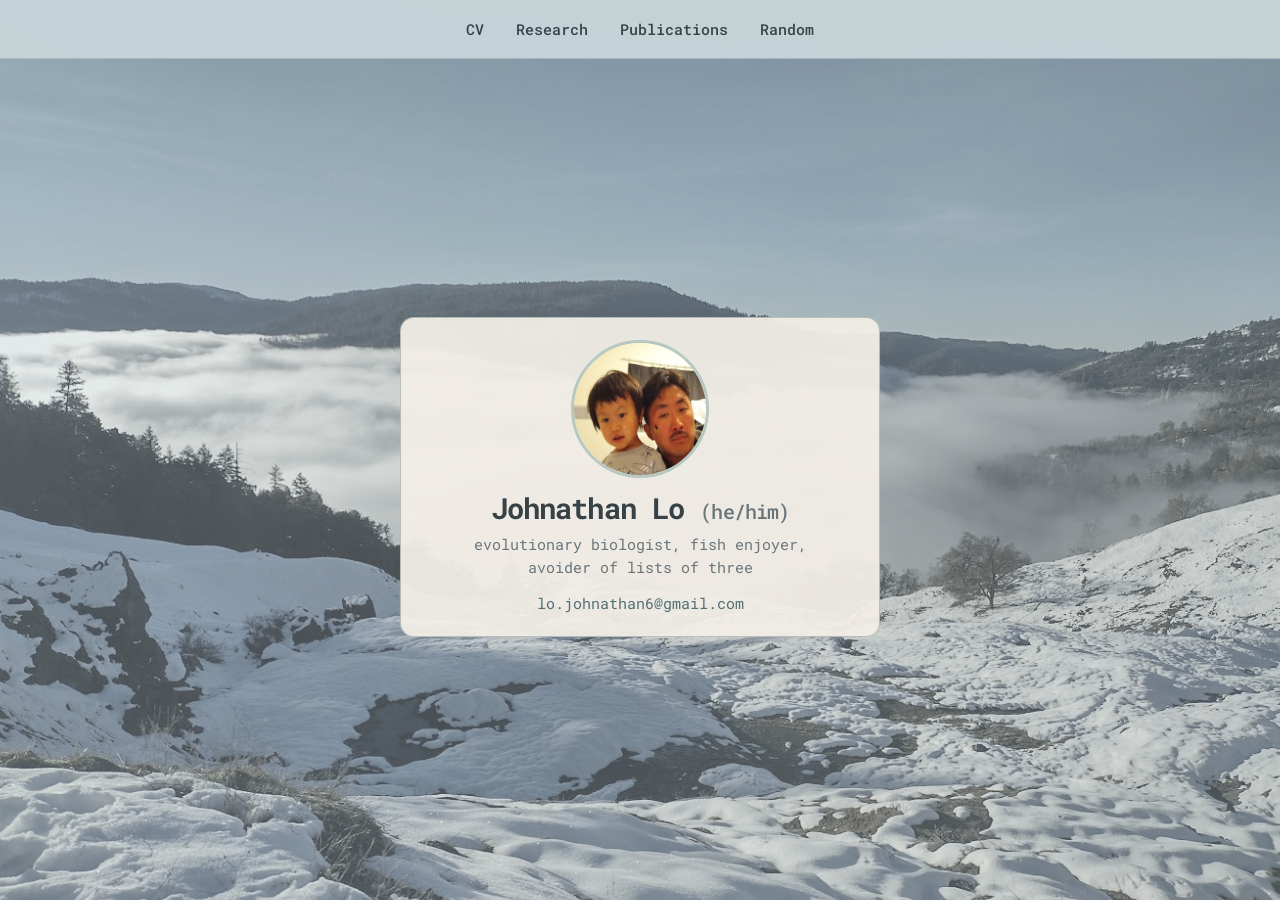
<file: index.html>
<!doctype html>
<html lang="en">
<head>
  <meta charset="utf-8">
  <meta name="viewport" content="width=device-width, initial-scale=1">
  <meta name="description" content="Personal website of Johnathan Lo.">
  <meta name="theme-color" content="#c7d5d9">
  <meta property="og:title" content="Johnathan Lo">
  <meta property="og:description" content="Personal website of Johnathan Lo.">
  <meta property="og:type" content="website">
  <title>Johnathan Lo</title>
  <link rel="icon" href="assets/favicon.svg?v=2" type="image/svg+xml">
  <link rel="stylesheet" href="styles.css?v=7">
</head>
<body class="landing-page">
  <a class="skip-link" href="#main">Skip to content</a>

  <header class="site-header landing-header">
    <div class="wrap nav-wrap nav-only">
      <nav class="nav" aria-label="Primary navigation">
        <a href="cv.html">CV</a>
        <a href="research.html">Research</a>
        <a href="publications.html">Publications</a>
        <a href="random.html">Random</a>
      </nav>
    </div>
  </header>

  <main id="main" class="landing-main">
    <section class="splash" aria-label="Johnathan Lo homepage">
      <div class="splash-backdrop" aria-hidden="true"></div>
      <div class="splash-overlay" aria-hidden="true"></div>
      <div class="wrap splash-wrap">
        <div class="profile-card profile-card-minimal">
          <img class="avatar" src="assets/johnathan-avatar.jpg?v=4" alt="Portrait of Johnathan Lo">
          <div class="name-line">
            <h1>Johnathan&nbsp;Lo <span class="pronouns-inline">(he/him)</span></h1>
          </div>
          <p class="front-blurb">evolutionary biologist, fish enjoyer,<br>avoider of lists of three</p>
          <p class="hero-contact"><a href="mailto:lo.johnathan6@gmail.com">lo.johnathan6@gmail.com</a></p>
        </div>
      </div>
    </section>
  </main>
</body>
</html>
</file>
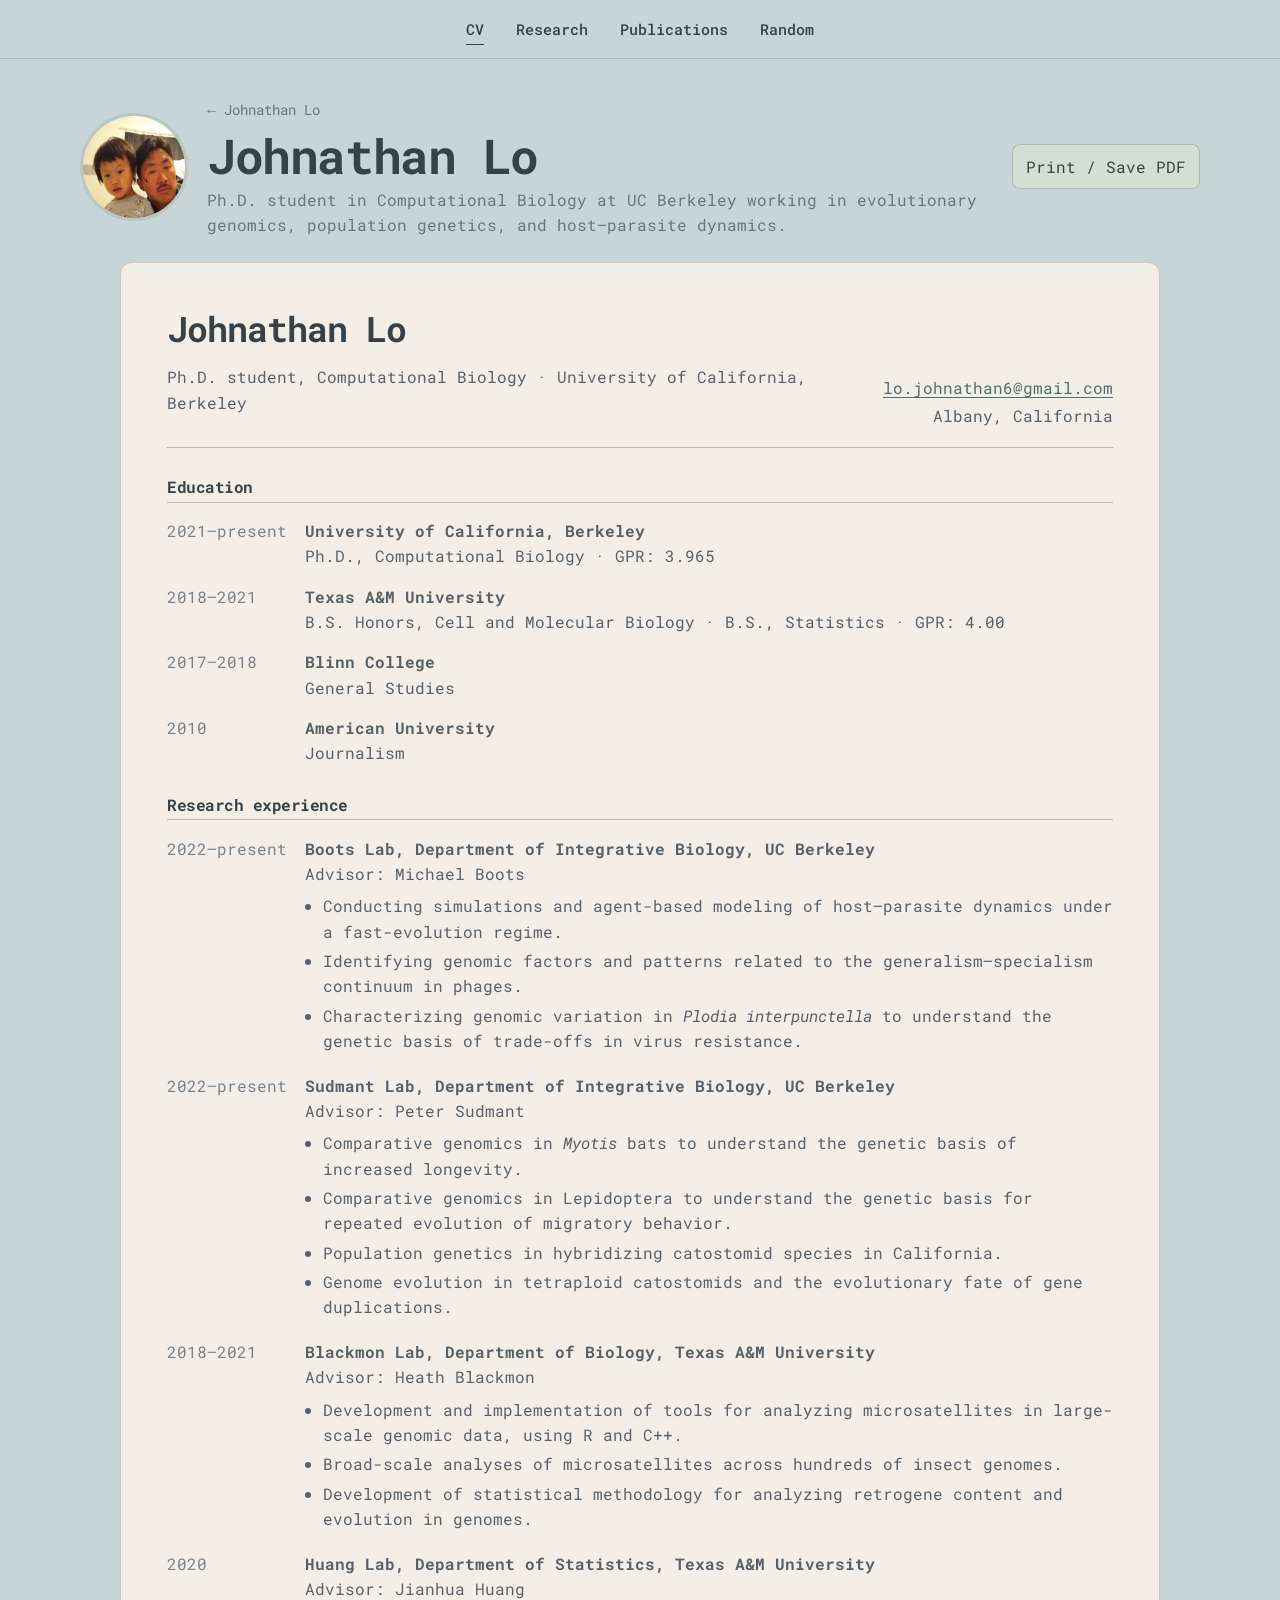
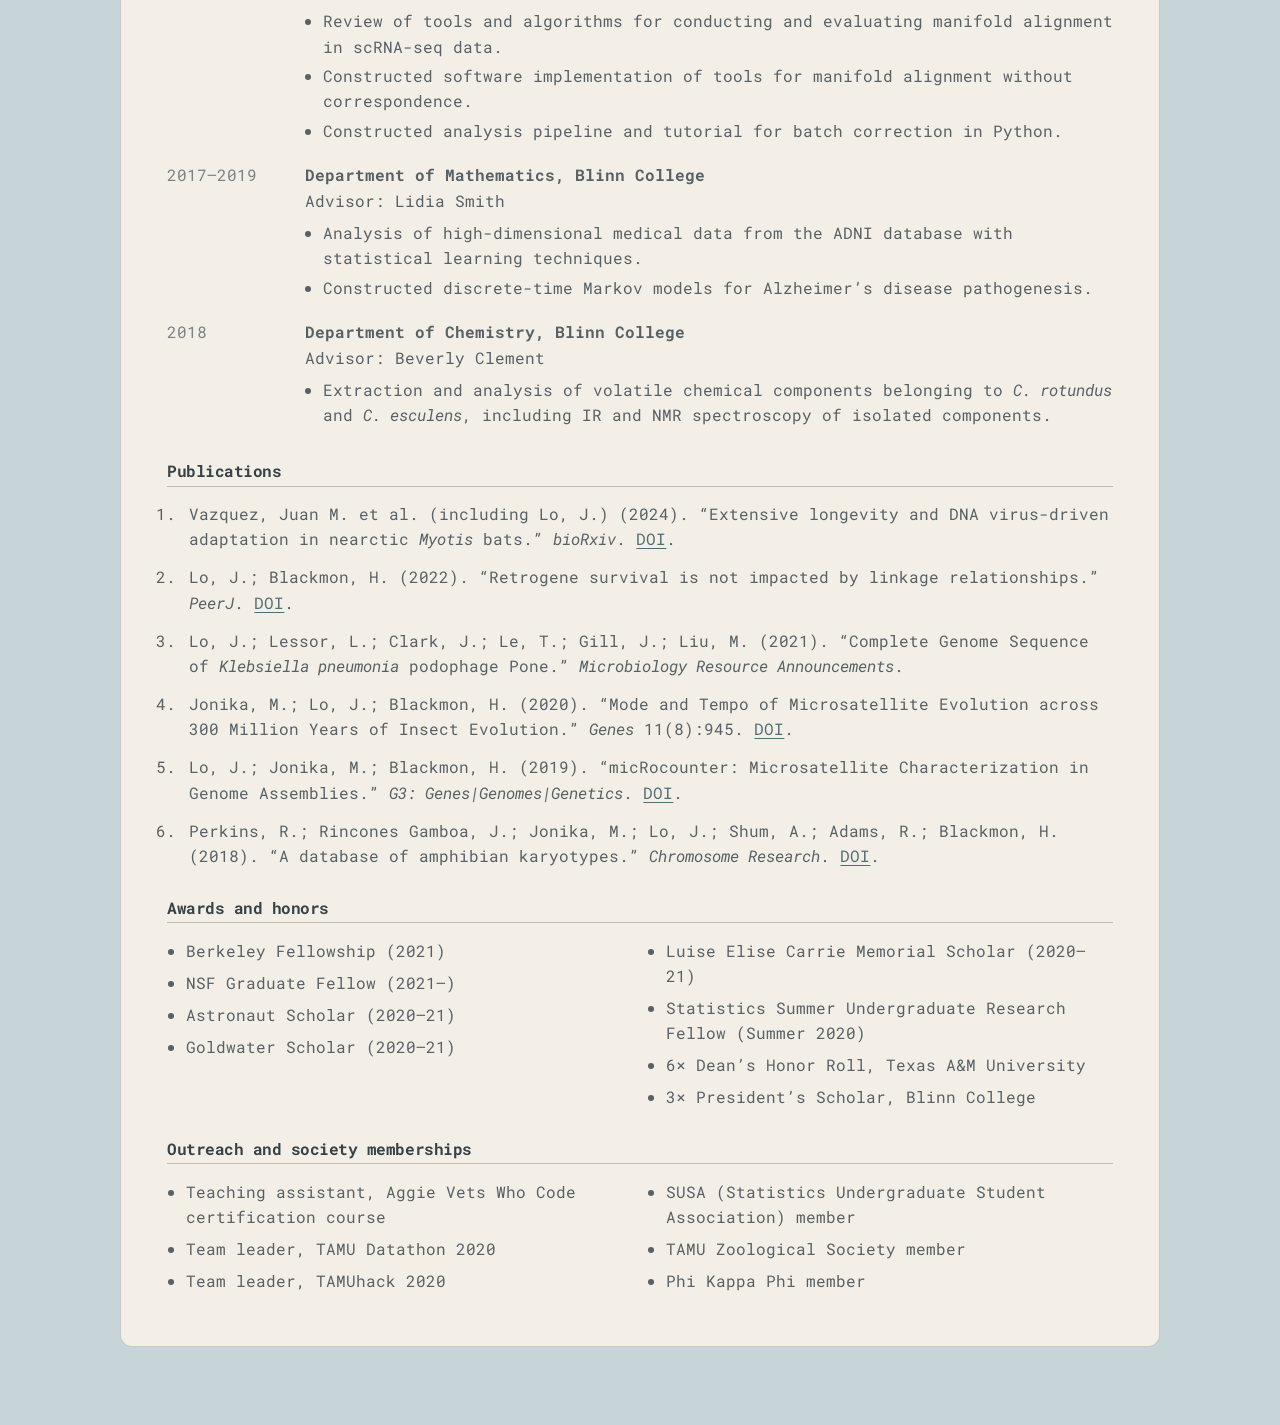
<file: cv.html>
<!doctype html>
<html lang="en">
<head>
  <meta charset="utf-8">
  <meta name="viewport" content="width=device-width, initial-scale=1">
  <meta name="description" content="Curriculum vitae of Johnathan Lo, computational biology Ph.D. student at UC Berkeley.">
  <title>CV | Johnathan Lo</title>
  <link rel="icon" href="assets/favicon.svg?v=2" type="image/svg+xml">
  <link rel="stylesheet" href="styles.css?v=7">
  <script src="script.js" defer></script>
</head>
<body class="cv-page">
  <a class="skip-link" href="#cv-main">Skip to CV</a>

  <header class="site-header">
    <div class="wrap nav-wrap nav-only">
      <nav class="nav" aria-label="Primary navigation">
        <a class="active" href="cv.html" aria-current="page">CV</a>
        <a href="research.html">Research</a>
        <a href="publications.html">Publications</a>
        <a href="random.html">Random</a>
      </nav>
    </div>
  </header>

  <main id="cv-main">
    <section class="cv-hero">
      <div class="wrap cv-hero-wrap">
        <img class="avatar avatar-small" src="assets/johnathan-avatar.jpg?v=4" alt="Portrait of Johnathan Lo">
        <div class="cv-hero-copy">
          <a class="home-link" href="index.html">← Johnathan Lo</a>
          <h1>Johnathan Lo</h1>
          <p class="hero-bio cv-bio">Ph.D. student in Computational Biology at UC Berkeley working in evolutionary genomics, population genetics, and host–parasite dynamics.</p>
        </div>
        <button class="button print-button no-print" type="button" onclick="window.print()">Print / Save PDF</button>
      </div>
    </section>

    <div class="cv-shell">
      <article class="cv-paper">
        <header class="cv-head">
          <div>
            <h2 class="cv-name">Johnathan Lo</h2>
            <p>Ph.D. student, Computational Biology · University of California, Berkeley</p>
          </div>
          <div class="cv-contact">
            <p><a href="mailto:lo.johnathan6@gmail.com">lo.johnathan6@gmail.com</a></p>
            <p>Albany, California</p>
          </div>
        </header>

        <section class="cv-section" id="education">
          <h3>Education</h3>

          <div class="cv-entry">
            <div class="cv-date">2021–present</div>
            <div>
              <strong>University of California, Berkeley</strong><br>
              Ph.D., Computational Biology · GPR: 3.965
            </div>
          </div>

          <div class="cv-entry">
            <div class="cv-date">2018–2021</div>
            <div>
              <strong>Texas A&amp;M University</strong><br>
              B.S. Honors, Cell and Molecular Biology · B.S., Statistics · GPR: 4.00
            </div>
          </div>

          <div class="cv-entry">
            <div class="cv-date">2017–2018</div>
            <div>
              <strong>Blinn College</strong><br>
              General Studies
            </div>
          </div>

          <div class="cv-entry">
            <div class="cv-date">2010</div>
            <div>
              <strong>American University</strong><br>
              Journalism
            </div>
          </div>
        </section>

        <section class="cv-section" id="research-experience">
          <h3>Research experience</h3>

          <div class="cv-entry">
            <div class="cv-date">2022–present</div>
            <div>
              <strong>Boots Lab, Department of Integrative Biology, UC Berkeley</strong><br>
              Advisor: Michael Boots
              <ul>
                <li>Conducting simulations and agent-based modeling of host–parasite dynamics under a fast-evolution regime.</li>
                <li>Identifying genomic factors and patterns related to the generalism–specialism continuum in phages.</li>
                <li>Characterizing genomic variation in <em>Plodia interpunctella</em> to understand the genetic basis of trade-offs in virus resistance.</li>
              </ul>
            </div>
          </div>

          <div class="cv-entry">
            <div class="cv-date">2022–present</div>
            <div>
              <strong>Sudmant Lab, Department of Integrative Biology, UC Berkeley</strong><br>
              Advisor: Peter Sudmant
              <ul>
                <li>Comparative genomics in <em>Myotis</em> bats to understand the genetic basis of increased longevity.</li>
                <li>Comparative genomics in Lepidoptera to understand the genetic basis for repeated evolution of migratory behavior.</li>
                <li>Population genetics in hybridizing catostomid species in California.</li>
                <li>Genome evolution in tetraploid catostomids and the evolutionary fate of gene duplications.</li>
              </ul>
            </div>
          </div>

          <div class="cv-entry">
            <div class="cv-date">2018–2021</div>
            <div>
              <strong>Blackmon Lab, Department of Biology, Texas A&amp;M University</strong><br>
              Advisor: Heath Blackmon
              <ul>
                <li>Development and implementation of tools for analyzing microsatellites in large-scale genomic data, using R and C++.</li>
                <li>Broad-scale analyses of microsatellites across hundreds of insect genomes.</li>
                <li>Development of statistical methodology for analyzing retrogene content and evolution in genomes.</li>
              </ul>
            </div>
          </div>

          <div class="cv-entry">
            <div class="cv-date">2020</div>
            <div>
              <strong>Huang Lab, Department of Statistics, Texas A&amp;M University</strong><br>
              Advisor: Jianhua Huang
              <ul>
                <li>Review of tools and algorithms for conducting and evaluating manifold alignment in scRNA-seq data.</li>
                <li>Constructed software implementation of tools for manifold alignment without correspondence.</li>
                <li>Constructed analysis pipeline and tutorial for batch correction in Python.</li>
              </ul>
            </div>
          </div>

          <div class="cv-entry">
            <div class="cv-date">2017–2019</div>
            <div>
              <strong>Department of Mathematics, Blinn College</strong><br>
              Advisor: Lidia Smith
              <ul>
                <li>Analysis of high-dimensional medical data from the ADNI database with statistical learning techniques.</li>
                <li>Constructed discrete-time Markov models for Alzheimer’s disease pathogenesis.</li>
              </ul>
            </div>
          </div>

          <div class="cv-entry">
            <div class="cv-date">2018</div>
            <div>
              <strong>Department of Chemistry, Blinn College</strong><br>
              Advisor: Beverly Clement
              <ul>
                <li>Extraction and analysis of volatile chemical components belonging to <em>C. rotundus</em> and <em>C. esculens</em>, including IR and NMR spectroscopy of isolated components.</li>
              </ul>
            </div>
          </div>
        </section>

        <section class="cv-section" id="publications">
          <h3>Publications</h3>
          <ol class="cv-pubs">
            <li>Vazquez, Juan M. et al. (including Lo, J.) (2024). “Extensive longevity and DNA virus-driven adaptation in nearctic <em>Myotis</em> bats.” <em>bioRxiv</em>. <a href="https://doi.org/10.1101/2024.10.10.617725">DOI</a>.</li>
            <li>Lo, J.; Blackmon, H. (2022). “Retrogene survival is not impacted by linkage relationships.” <em>PeerJ</em>. <a href="https://doi.org/10.7717/peerj.12822">DOI</a>.</li>
            <li>Lo, J.; Lessor, L.; Clark, J.; Le, T.; Gill, J.; Liu, M. (2021). “Complete Genome Sequence of <em>Klebsiella pneumonia</em> podophage Pone.” <em>Microbiology Resource Announcements</em>.</li>
            <li>Jonika, M.; Lo, J.; Blackmon, H. (2020). “Mode and Tempo of Microsatellite Evolution across 300 Million Years of Insect Evolution.” <em>Genes</em> 11(8):945. <a href="https://doi.org/10.3390/genes11080945">DOI</a>.</li>
            <li>Lo, J.; Jonika, M.; Blackmon, H. (2019). “micRocounter: Microsatellite Characterization in Genome Assemblies.” <em>G3: Genes|Genomes|Genetics</em>. <a href="https://doi.org/10.1534/g3.119.400335">DOI</a>.</li>
            <li>Perkins, R.; Rincones Gamboa, J.; Jonika, M.; Lo, J.; Shum, A.; Adams, R.; Blackmon, H. (2018). “A database of amphibian karyotypes.” <em>Chromosome Research</em>. <a href="https://doi.org/10.1007/s10577-019-09613-1">DOI</a>.</li>
          </ol>
        </section>

        <section class="cv-section" id="honors">
          <h3>Awards and honors</h3>
          <ul class="cv-simple-list">
            <li>Berkeley Fellowship (2021)</li>
            <li>NSF Graduate Fellow (2021–)</li>
            <li>Astronaut Scholar (2020–21)</li>
            <li>Goldwater Scholar (2020–21)</li>
            <li>Luise Elise Carrie Memorial Scholar (2020–21)</li>
            <li>Statistics Summer Undergraduate Research Fellow (Summer 2020)</li>
            <li>6× Dean’s Honor Roll, Texas A&amp;M University</li>
            <li>3× President’s Scholar, Blinn College</li>
          </ul>
        </section>

        <section class="cv-section" id="service">
          <h3>Outreach and society memberships</h3>
          <ul class="cv-simple-list">
            <li>Teaching assistant, Aggie Vets Who Code certification course</li>
            <li>Team leader, TAMU Datathon 2020</li>
            <li>Team leader, TAMUhack 2020</li>
            <li>SUSA (Statistics Undergraduate Student Association) member</li>
            <li>TAMU Zoological Society member</li>
            <li>Phi Kappa Phi member</li>
          </ul>
        </section>
      </article>
    </div>
  </main>
</body>
</html>
</file>
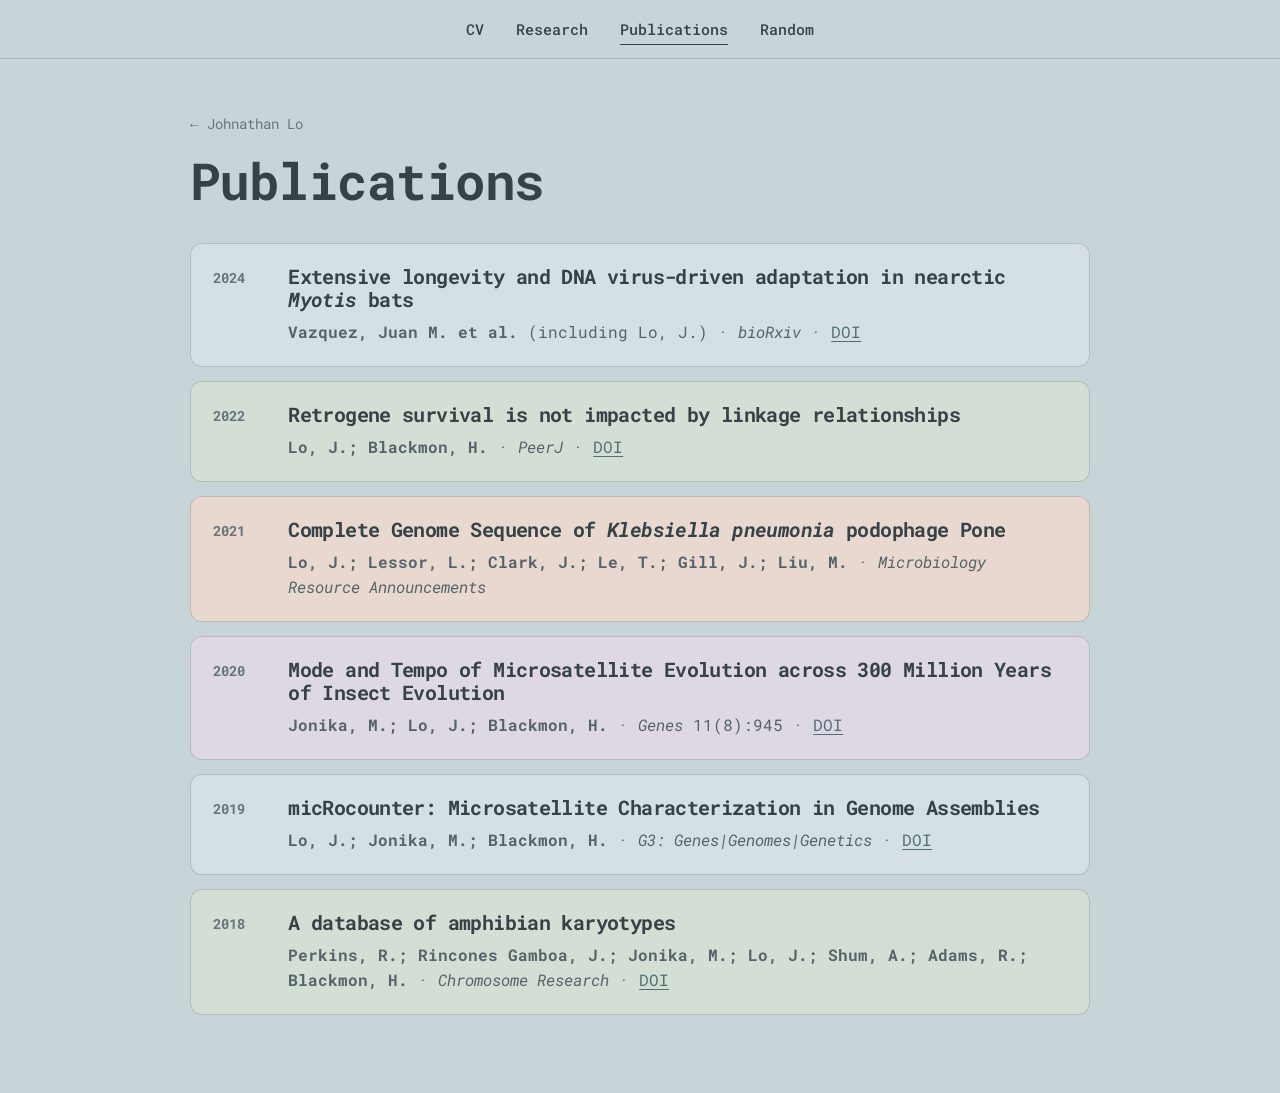
<file: publications.html>
<!doctype html>
<html lang="en">
<head>
  <meta charset="utf-8">
  <meta name="viewport" content="width=device-width, initial-scale=1">
  <meta name="description" content="Publications by Johnathan Lo.">
  <meta name="theme-color" content="#c7d5d9">
  <title>Publications | Johnathan Lo</title>
  <link rel="icon" href="assets/favicon.svg?v=2" type="image/svg+xml">
  <link rel="stylesheet" href="styles.css?v=7">
</head>
<body class="interior-page publications-page">
  <header class="site-header">
    <div class="wrap nav-wrap nav-only">
      <nav class="nav" aria-label="Primary navigation">
        <a href="cv.html">CV</a>
        <a href="research.html">Research</a>
        <a class="active" href="publications.html" aria-current="page">Publications</a>
        <a href="random.html">Random</a>
      </nav>
    </div>
  </header>

  <main class="interior-main">
    <section class="page-hero">
      <div class="wrap narrow">
        <a class="home-link" href="index.html">← Johnathan Lo</a>
        <h1>Publications</h1>
      </div>
    </section>

    <section class="content-section page-content">
      <div class="wrap narrow">
        <ol class="pub-stack">
          <li class="matte-panel pub-card tone-blue">
            <span class="year">2024</span>
            <div>
              <h2>Extensive longevity and DNA virus-driven adaptation in nearctic <em>Myotis</em> bats</h2>
              <p><strong>Vazquez, Juan M. et al.</strong> (including Lo, J.) · <em>bioRxiv</em> · <a href="https://doi.org/10.1101/2024.10.10.617725">DOI</a></p>
            </div>
          </li>
          <li class="matte-panel pub-card tone-sage">
            <span class="year">2022</span>
            <div>
              <h2>Retrogene survival is not impacted by linkage relationships</h2>
              <p><strong>Lo, J.; Blackmon, H.</strong> · <em>PeerJ</em> · <a href="https://doi.org/10.7717/peerj.12822">DOI</a></p>
            </div>
          </li>
          <li class="matte-panel pub-card tone-peach">
            <span class="year">2021</span>
            <div>
              <h2>Complete Genome Sequence of <em>Klebsiella pneumonia</em> podophage Pone</h2>
              <p><strong>Lo, J.; Lessor, L.; Clark, J.; Le, T.; Gill, J.; Liu, M.</strong> · <em>Microbiology Resource Announcements</em></p>
            </div>
          </li>
          <li class="matte-panel pub-card tone-lilac">
            <span class="year">2020</span>
            <div>
              <h2>Mode and Tempo of Microsatellite Evolution across 300 Million Years of Insect Evolution</h2>
              <p><strong>Jonika, M.; Lo, J.; Blackmon, H.</strong> · <em>Genes</em> 11(8):945 · <a href="https://doi.org/10.3390/genes11080945">DOI</a></p>
            </div>
          </li>
          <li class="matte-panel pub-card tone-blue">
            <span class="year">2019</span>
            <div>
              <h2>micRocounter: Microsatellite Characterization in Genome Assemblies</h2>
              <p><strong>Lo, J.; Jonika, M.; Blackmon, H.</strong> · <em>G3: Genes|Genomes|Genetics</em> · <a href="https://doi.org/10.1534/g3.119.400335">DOI</a></p>
            </div>
          </li>
          <li class="matte-panel pub-card tone-sage">
            <span class="year">2018</span>
            <div>
              <h2>A database of amphibian karyotypes</h2>
              <p><strong>Perkins, R.; Rincones Gamboa, J.; Jonika, M.; Lo, J.; Shum, A.; Adams, R.; Blackmon, H.</strong> · <em>Chromosome Research</em> · <a href="https://doi.org/10.1007/s10577-019-09613-1">DOI</a></p>
            </div>
          </li>
        </ol>
      </div>
    </section>
  </main>
</body>
</html>
</file>
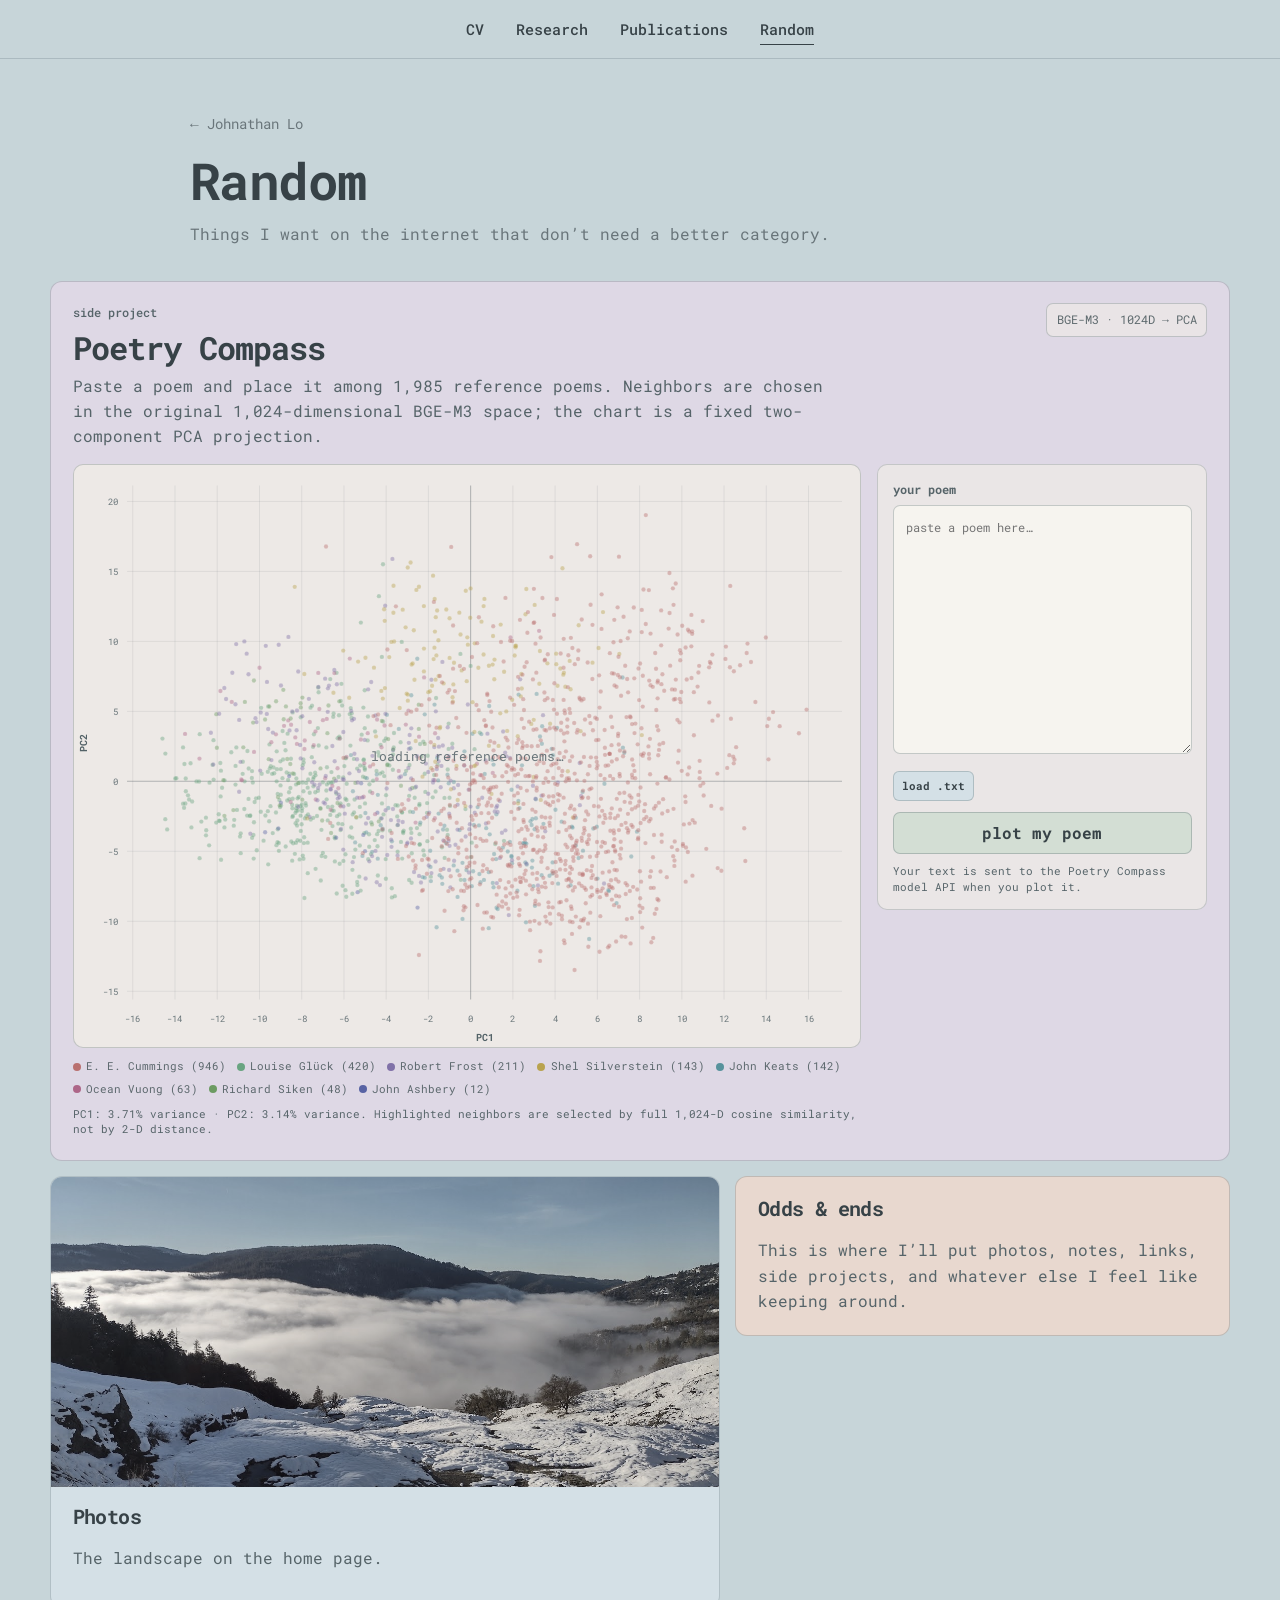
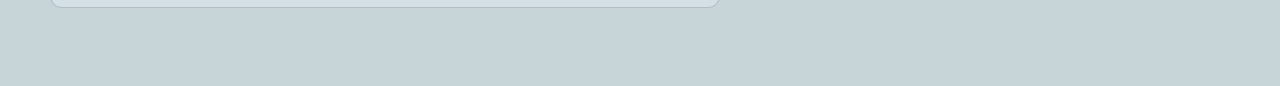
<file: random.html>
<!doctype html>
<html lang="en">
<head>
  <meta charset="utf-8">
  <meta name="viewport" content="width=device-width, initial-scale=1">
  <meta name="description" content="Random things from Johnathan Lo.">
  <meta name="theme-color" content="#c7d5d9">
  <title>Random | Johnathan Lo</title>
  <link rel="icon" href="assets/favicon.svg?v=2" type="image/svg+xml">
  <link rel="stylesheet" href="styles.css?v=8">
  <script src="script.js?v=8" defer></script>
</head>
<body class="interior-page random-page">
  <header class="site-header">
    <div class="wrap nav-wrap nav-only">
      <nav class="nav" aria-label="Primary navigation">
        <a href="cv.html">CV</a>
        <a href="research.html">Research</a>
        <a href="publications.html">Publications</a>
        <a class="active" href="random.html" aria-current="page">Random</a>
      </nav>
    </div>
  </header>

  <main class="interior-main">
    <section class="page-hero">
      <div class="wrap narrow">
        <a class="home-link" href="index.html">← Johnathan Lo</a>
        <h1>Random</h1>
        <p class="page-lede">Things I want on the internet that don’t need a better category.</p>
      </div>
    </section>

    <section class="content-section page-content">
      <div class="wrap random-wide">
        <article class="matte-panel tone-lilac poetry-compass-card" id="poetry-compass">
          <div class="compass-heading">
            <div>
              <p class="mini-kicker">side project</p>
              <h2>Poetry Compass</h2>
              <p>Paste a poem and place it among 1,985 reference poems. Neighbors are chosen in the original 1,024-dimensional BGE-M3 space; the chart is a fixed two-component PCA projection.</p>
            </div>
            <div class="compass-model-note">BGE-M3 · 1024D → PCA</div>
          </div>

          <div class="compass-layout">
            <div class="compass-plot-column">
              <div class="compass-plot-shell">
                <svg id="compass-plot" class="compass-plot" viewBox="0 0 920 680" role="img" aria-label="Scatter plot of reference poems in PCA space"></svg>
                <div id="compass-tooltip" class="compass-tooltip" role="status" aria-live="polite"></div>
                <div id="compass-loading" class="compass-loading">loading reference poems…</div>
              </div>
              <div id="compass-legend" class="compass-legend" aria-label="Author color legend"></div>
              <p class="compass-caption">PC1: 3.71% variance · PC2: 3.14% variance. Highlighted neighbors are selected by full 1,024-D cosine similarity, not by 2-D distance.</p>
            </div>

            <aside class="compass-sidebar">
              <form id="compass-form" class="compass-form">
                <label for="compass-text">your poem</label>
                <textarea id="compass-text" rows="12" maxlength="200000" placeholder="paste a poem here…" required></textarea>

                <div class="compass-file-row">
                  <label class="compass-file-label" for="compass-file">load .txt</label>
                  <input id="compass-file" type="file" accept=".txt,text/plain">
                  <span id="compass-file-name" class="compass-file-name"></span>
                </div>

                <button id="compass-submit" class="compass-submit" type="submit">plot my poem</button>
                <p id="compass-status" class="compass-status" aria-live="polite">Your text is sent to the Poetry Compass model API when you plot it.</p>
              </form>

              <div id="compass-results" class="compass-results" hidden>
                <section class="compass-result-section">
                  <h3>Author affinity</h3>
                  <p class="compass-result-note">Relative style affinity within this reference corpus, not authorship probability.</p>
                  <ol id="compass-affinity" class="affinity-list"></ol>
                </section>

                <section class="compass-result-section">
                  <h3>Closest poems</h3>
                  <ol id="compass-neighbors" class="neighbor-list"></ol>
                </section>
              </div>
            </aside>
          </div>
        </article>

        <div class="random-grid random-grid-after-compass">
          <article class="matte-panel image-card tone-blue">
            <img src="assets/splash-landscape.jpg" alt="Snowy mountain landscape above a valley full of clouds">
            <div class="card-body">
              <h2>Photos</h2>
              <p>The landscape on the home page.</p>
            </div>
          </article>

          <article class="matte-panel tone-peach random-note">
            <h2>Odds &amp; ends</h2>
            <p>This is where I’ll put photos, notes, links, side projects, and whatever else I feel like keeping around.</p>
          </article>
        </div>
      </div>
    </section>
  </main>
</body>
</html>
</file>
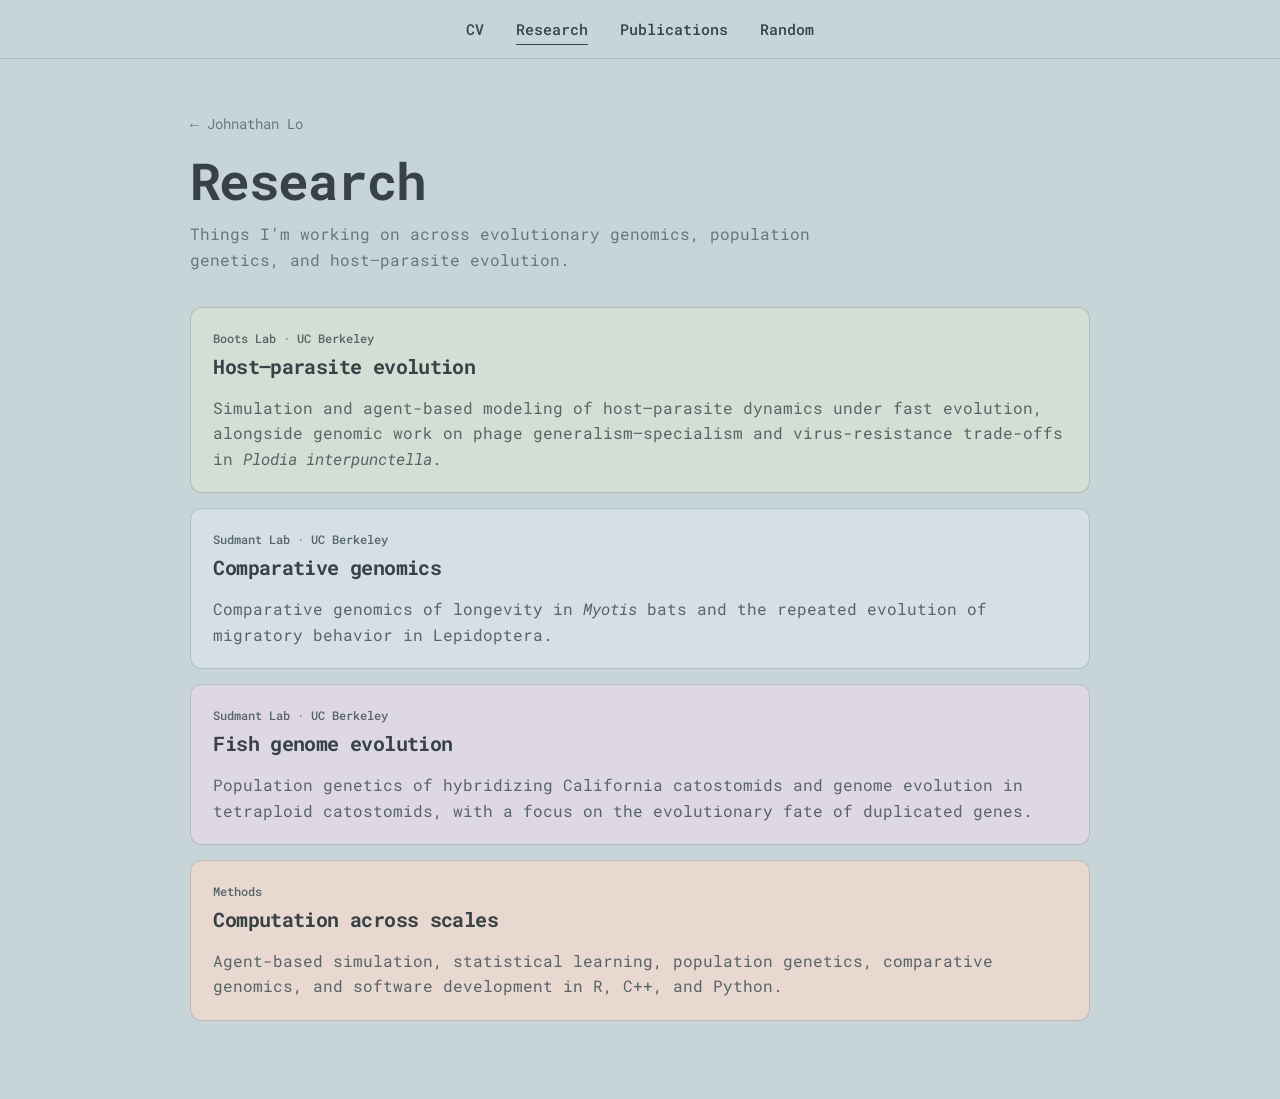
<file: research.html>
<!doctype html>
<html lang="en">
<head>
  <meta charset="utf-8">
  <meta name="viewport" content="width=device-width, initial-scale=1">
  <meta name="description" content="Research by Johnathan Lo.">
  <meta name="theme-color" content="#c7d5d9">
  <title>Research | Johnathan Lo</title>
  <link rel="icon" href="assets/favicon.svg?v=2" type="image/svg+xml">
  <link rel="stylesheet" href="styles.css?v=7">
</head>
<body class="interior-page research-page">
  <header class="site-header">
    <div class="wrap nav-wrap nav-only">
      <nav class="nav" aria-label="Primary navigation">
        <a href="cv.html">CV</a>
        <a class="active" href="research.html" aria-current="page">Research</a>
        <a href="publications.html">Publications</a>
        <a href="random.html">Random</a>
      </nav>
    </div>
  </header>

  <main class="interior-main">
    <section class="page-hero">
      <div class="wrap narrow">
        <a class="home-link" href="index.html">← Johnathan Lo</a>
        <h1>Research</h1>
        <p class="page-lede">Things I’m working on across evolutionary genomics, population genetics, and host–parasite evolution.</p>
      </div>
    </section>

    <section class="content-section page-content">
      <div class="wrap narrow">
        <div class="stack-cards">
          <article class="matte-panel tone-sage feature-card">
            <p class="mini-kicker">Boots Lab · UC Berkeley</p>
            <h2>Host–parasite evolution</h2>
            <p>Simulation and agent-based modeling of host–parasite dynamics under fast evolution, alongside genomic work on phage generalism–specialism and virus-resistance trade-offs in <em>Plodia interpunctella</em>.</p>
          </article>

          <article class="matte-panel tone-blue feature-card">
            <p class="mini-kicker">Sudmant Lab · UC Berkeley</p>
            <h2>Comparative genomics</h2>
            <p>Comparative genomics of longevity in <em>Myotis</em> bats and the repeated evolution of migratory behavior in Lepidoptera.</p>
          </article>

          <article class="matte-panel tone-lilac feature-card">
            <p class="mini-kicker">Sudmant Lab · UC Berkeley</p>
            <h2>Fish genome evolution</h2>
            <p>Population genetics of hybridizing California catostomids and genome evolution in tetraploid catostomids, with a focus on the evolutionary fate of duplicated genes.</p>
          </article>

          <article class="matte-panel tone-peach feature-card">
            <p class="mini-kicker">Methods</p>
            <h2>Computation across scales</h2>
            <p>Agent-based simulation, statistical learning, population genetics, comparative genomics, and software development in R, C++, and Python.</p>
          </article>
        </div>
      </div>
    </section>
  </main>
</body>
</html>
</file>
<file: styles.css>
@import url("https://fonts.googleapis.com/css2?family=Roboto+Mono:wght@400;500;700&display=swap");

:root {
  --sky: #c7d5d9;
  --sky-deep: #adbec4;
  --cream: #f3efe7;
  --sage: #d3ded4;
  --blue: #d4e0e6;
  --lilac: #ded8e5;
  --peach: #e8d8cf;
  --ink: #374247;
  --muted: #69757a;
  --line: #adbcc0;
  --link: #526e73;
  --max: 1120px;
}

* { box-sizing: border-box; }
html { scroll-behavior: smooth; }
body {
  margin: 0;
  min-height: 100vh;
  background: var(--sky);
  color: var(--ink);
  font-family: "Roboto Mono", "SFMono-Regular", Menlo, Consolas, "Liberation Mono", monospace;
  line-height: 1.58;
}

a { color: var(--link); text-underline-offset: .18em; }
a:hover { color: #3f5b60; }
img { max-width: 100%; display: block; }
button, input, textarea { font: inherit; }
.wrap { width: min(calc(100% - 36px), var(--max)); margin-inline: auto; }
.narrow { width: min(calc(100% - 36px), 900px); }

.skip-link {
  position: fixed;
  top: 8px;
  left: 8px;
  z-index: 1000;
  transform: translateY(-150%);
  background: var(--cream);
  color: var(--ink);
  padding: .55rem .8rem;
  border: 1px solid var(--line);
}
.skip-link:focus { transform: none; }

.site-header {
  position: fixed;
  inset: 0 0 auto 0;
  z-index: 30;
  background: rgba(199, 213, 217, .96);
  border-bottom: 1px solid rgba(73, 93, 100, .22);
}
.nav-wrap {
  min-height: 58px;
  display: flex;
  align-items: center;
  justify-content: center;
}
.nav {
  display: flex;
  align-items: center;
  justify-content: center;
  gap: clamp(.8rem, 3vw, 2rem);
  white-space: nowrap;
}
.nav a {
  color: var(--ink);
  text-decoration: none;
  font-size: .95rem;
  font-weight: 500;
  padding: .25rem 0 .2rem;
  border-bottom: 1px solid transparent;
}
.nav a:hover,
.nav a.active {
  border-bottom-color: var(--ink);
}

.landing-page {
  height: 100svh;
  overflow: hidden;
  background: var(--sky);
}
.landing-main,
.splash { height: 100svh; }
.splash {
  position: relative;
  overflow: hidden;
}
.splash-backdrop,
.splash-overlay {
  position: absolute;
  inset: 0;
}
.splash-backdrop {
  background-image: url('assets/splash-landscape.jpg');
  background-size: cover;
  background-position: center center;
  transform: scale(1.01);
  filter: saturate(.62) contrast(.88) brightness(1.08);
}
.splash-overlay {
  background: rgba(173, 193, 199, .34);
}
.splash-wrap {
  position: relative;
  z-index: 1;
  height: 100%;
  display: flex;
  align-items: center;
  justify-content: center;
  padding: 72px 0 18px;
}
.profile-card {
  width: min(calc(100vw - 36px), 480px);
  padding: 1.35rem 1.5rem 1.3rem;
  text-align: center;
  background: rgba(243, 239, 231, .94);
  border: 1px solid rgba(86, 105, 111, .36);
  border-radius: 14px;
}
.avatar {
  width: 138px;
  height: 138px;
  border-radius: 50%;
  object-fit: cover;
  object-position: center center;
  margin: 0 auto .9rem;
  border: 3px solid #b7c7c2;
}
.avatar-small {
  width: 108px;
  height: 108px;
  margin: 0;
}
.name-line {
  width: 100%;
  margin: 0 0 .5rem;
  text-align: center;
}
h1, h2, h3, h4 {
  font-family: "Roboto Mono", "SFMono-Regular", Menlo, Consolas, "Liberation Mono", monospace;
  letter-spacing: -.03em;
  line-height: 1.12;
}
.name-line h1 {
  display: inline-block;
  max-width: 100%;
  margin: 0;
  font-size: clamp(1.3rem, 4.2vw, 1.82rem);
  font-weight: 700;
  line-height: 1.1;
  white-space: nowrap !important;
  word-break: keep-all !important;
  overflow-wrap: normal !important;
  hyphens: none !important;
}
.pronouns-inline {
  font-size: .68em;
  font-weight: 500;
  color: var(--muted);
}
.front-blurb {
  margin: 0 0 .8rem;
  color: var(--muted);
  font-size: .93rem;
  line-height: 1.55;
}
.hero-contact {
  margin: 0;
  font-size: .92rem;
}
.hero-contact a { text-decoration: none; }

.interior-main,
.cv-page main { padding-top: 58px; }
.page-hero {
  padding: 52px 0 18px;
}
.page-hero h1 {
  margin: 0;
  font-size: clamp(2rem, 5vw, 3.2rem);
  font-weight: 700;
}
.page-lede {
  max-width: 680px;
  margin: .75rem 0 0;
  color: var(--muted);
  font-size: 1.02rem;
}
.home-link {
  display: inline-block;
  margin-bottom: 1rem;
  color: var(--muted);
  text-decoration: none;
  font-size: .9rem;
}
.home-link:hover { color: var(--ink); }
.content-section {
  padding: 16px 0 78px;
}
.stack-cards,
.pub-stack {
  display: grid;
  gap: .9rem;
  list-style: none;
  padding: 0;
  margin: 0;
}
.matte-panel,
.glass-card {
  border: 1px solid rgba(78, 96, 102, .26);
  border-radius: 12px;
  padding: 1.35rem 1.4rem;
  box-shadow: none;
}
.tone-sage { background: var(--sage); }
.tone-blue { background: var(--blue); }
.tone-lilac { background: var(--lilac); }
.tone-peach { background: var(--peach); }
.feature-card h2,
.pub-card h2,
.image-card h2,
.random-note h2 {
  margin: 0 0 .45rem;
  font-size: 1.28rem;
  font-weight: 700;
}
.feature-card p:last-child,
.pub-card p:last-child,
.random-note p:last-child { margin-bottom: 0; }
.matte-panel p,
.glass-card p { color: #566469; }
.mini-kicker {
  margin: 0 0 .45rem;
  color: #5b6d70;
  font-size: .78rem;
  font-weight: 500;
}
.pub-card {
  display: grid;
  grid-template-columns: 58px 1fr;
  gap: 1.05rem;
  align-items: start;
}
.year {
  color: #667579;
  font-size: .9rem;
  font-weight: 700;
  padding-top: .08rem;
}
.pub-card p { margin: .15rem 0 0; }
.random-grid {
  display: grid;
  grid-template-columns: 1.15fr .85fr;
  gap: .9rem;
  align-items: start;
}
.image-card {
  overflow: hidden;
  padding: 0;
}
.image-card img {
  width: 100%;
  height: 310px;
  object-fit: cover;
  filter: saturate(.68) contrast(.9) brightness(1.03);
}
.card-body { padding: 1.2rem 1.35rem 1.3rem; }

.cv-hero { padding: 38px 0 8px; }
.cv-hero-wrap {
  display: grid;
  grid-template-columns: auto 1fr auto;
  gap: 1.2rem;
  align-items: center;
}
.cv-hero-copy .home-link { margin-bottom: .45rem; }
.cv-hero-copy h1 {
  margin: 0 0 .35rem;
  font-size: clamp(2rem, 4.5vw, 3rem);
  font-weight: 700;
  white-space: nowrap;
}
.hero-bio {
  margin: 0;
  color: var(--muted);
  font-size: .98rem;
}
.print-button {
  display: inline-flex;
  align-items: center;
  justify-content: center;
  min-height: 40px;
  padding: .55rem .8rem;
  border-radius: 8px;
  color: var(--ink);
  background: var(--sage);
  border: 1px solid rgba(78, 96, 102, .28);
  cursor: pointer;
  white-space: nowrap;
}
.print-button:hover { background: #c8d6cb; }
.cv-shell {
  width: min(calc(100% - 36px), 1040px);
  margin: 0 auto;
  padding: 16px 0 78px;
}
.cv-paper {
  background: var(--cream);
  border: 1px solid rgba(78, 96, 102, .26);
  padding: clamp(24px, 4vw, 46px);
  border-radius: 12px;
}
.cv-head {
  display: flex;
  align-items: end;
  justify-content: space-between;
  gap: 2rem;
  padding-bottom: 1rem;
  border-bottom: 1px solid #b8b6ae;
}
.cv-name {
  margin: 0 0 .25rem;
  font-size: clamp(1.65rem, 4vw, 2.2rem);
  font-weight: 700;
}
.cv-head p,
.cv-entry,
.cv-entry li,
.cv-pubs li,
.cv-simple-list li { color: #586166; }
.cv-contact { text-align: right; }
.cv-contact p { margin: .15rem 0; }
.cv-section { margin-top: 1.9rem; }
.cv-section h3 {
  margin: 0 0 .9rem;
  padding-bottom: .35rem;
  border-bottom: 1px solid #c0bdb5;
  font-size: 1rem;
}
.cv-entry {
  display: grid;
  grid-template-columns: 120px 1fr;
  gap: 1.1rem;
  margin: .95rem 0;
}
.cv-date { color: #788287; font-variant-numeric: tabular-nums; }
.cv-entry ul { margin: .45rem 0 0; padding-left: 1.15rem; }
.cv-entry li { margin: .26rem 0; }
.cv-pubs { margin: 0; padding-left: 1.2rem; }
.cv-pubs li { margin: .8rem 0; padding-left: .2rem; }
.cv-simple-list { columns: 2; gap: 2rem; padding-left: 1.2rem; margin: 0; }
.cv-simple-list li { break-inside: avoid; margin-bottom: .42rem; }

@media (max-width: 900px) {
  .cv-hero-wrap,
  .random-grid { grid-template-columns: 1fr; }
  .cv-hero-wrap { justify-items: start; }
}

@media (max-width: 720px) {
  .nav { gap: .85rem; }
  .nav a { font-size: .88rem; }
  .splash-wrap { padding-top: 66px; }
  .profile-card { width: min(calc(100vw - 28px), 390px); padding: 1.2rem 1.2rem 1.15rem; }
  .avatar { width: 128px; height: 128px; }
  .name-line h1 { font-size: clamp(1.18rem, 4vw, 1.55rem); }
  .front-blurb { font-size: .88rem; }
  .pub-card,
  .cv-entry { grid-template-columns: 1fr; }
  .cv-head { flex-direction: column; align-items: flex-start; }
  .cv-contact { text-align: left; }
  .cv-simple-list { columns: 1; }
}

@media (max-width: 430px) {
  .wrap, .narrow, .cv-shell { width: min(calc(100% - 20px), var(--max)); }
  .nav { gap: .62rem; }
  .nav a { font-size: .77rem; }
  .profile-card { width: min(calc(100vw - 20px), 360px); padding: 1rem .9rem 1.05rem; }
  .avatar { width: 116px; height: 116px; }
  .name-line h1 { font-size: clamp(1.02rem, 3.9vw, 1.28rem); }
  .pronouns-inline { font-size: .7em; }
  .front-blurb { font-size: .84rem; }
  .hero-contact { font-size: .82rem; }
}

@media (max-width: 340px) {
  .nav { gap: .45rem; }
  .nav a { font-size: .7rem; }
  .name-line h1 { font-size: .94rem; }
}

@media (max-height: 630px) {
  .splash-wrap { padding-top: 62px; }
  .profile-card { padding-top: .85rem; padding-bottom: .85rem; }
  .avatar { width: 104px; height: 104px; margin-bottom: .65rem; }
  .name-line { margin-bottom: .38rem; }
  .name-line h1 { font-size: clamp(1.0rem, 3.6vw, 1.28rem); }
  .front-blurb { margin-bottom: .55rem; font-size: .84rem; }
}

@media print {
  :root { --ink: #000; --muted: #222; }
  body { background: #fff; color: #000; font-size: 10.2pt; line-height: 1.35; }
  .no-print, .site-header, .cv-hero { display: none !important; }
  .cv-page main { padding-top: 0; }
  .cv-shell { width: 100%; padding: 0; }
  .cv-paper { padding: 0; background: #fff; color: #000; border: 0; border-radius: 0; }
  .cv-name, .cv-section h3, .cv-head p, .cv-entry, .cv-entry li, .cv-pubs li, .cv-simple-list li, a { color: #000; text-decoration: none; }
  .cv-head { border-bottom: 1px solid #000; padding-bottom: .7rem; }
  .cv-section { margin-top: .95rem; }
  .cv-section h3 { border-bottom: 1px solid #000; padding-bottom: .25rem; margin-bottom: .7rem; }
  .cv-entry { grid-template-columns: 92px 1fr; gap: .65rem; margin: .55rem 0; }
  .cv-entry ul { margin-top: .2rem; }
  .cv-pubs li { margin: .55rem 0; }
  @page { size: letter; margin: .55in; }
}

/* Poetry Compass --------------------------------------------------------- */
.random-wide {
  width: min(calc(100% - 36px), 1180px);
}
.random-grid-after-compass { margin-top: .9rem; }
.poetry-compass-card {
  padding: 1.3rem 1.35rem 1.4rem;
  background: #ded8e5;
}
.compass-heading {
  display: flex;
  align-items: flex-start;
  justify-content: space-between;
  gap: 1.5rem;
  margin-bottom: 1rem;
}
.compass-heading h2 {
  margin: 0 0 .45rem;
  font-size: clamp(1.45rem, 3vw, 2rem);
}
.compass-heading p:not(.mini-kicker) {
  max-width: 760px;
  margin: 0;
  color: #566469;
}
.compass-model-note {
  flex: 0 0 auto;
  padding: .45rem .6rem;
  border: 1px solid rgba(78, 96, 102, .28);
  border-radius: 7px;
  background: rgba(243, 239, 231, .55);
  color: #5e6a6e;
  font-size: .72rem;
  white-space: nowrap;
}
.compass-layout {
  display: grid;
  grid-template-columns: minmax(0, 1fr) 330px;
  gap: 1rem;
  align-items: start;
}
.compass-plot-column { min-width: 0; }
.compass-plot-shell {
  position: relative;
  overflow: hidden;
  border: 1px solid rgba(78, 96, 102, .28);
  border-radius: 10px;
  background: rgba(243, 239, 231, .73);
}
.compass-plot {
  display: block;
  width: 100%;
  height: auto;
  min-height: 470px;
}
.compass-loading {
  position: absolute;
  inset: 0;
  display: grid;
  place-items: center;
  color: var(--muted);
  font-size: .82rem;
  pointer-events: none;
}
.compass-tooltip {
  position: absolute;
  z-index: 4;
  max-width: 270px;
  padding: .46rem .58rem;
  border: 1px solid rgba(56, 67, 72, .28);
  border-radius: 7px;
  background: rgba(243, 239, 231, .97);
  color: var(--ink);
  font-size: .72rem;
  line-height: 1.35;
  box-shadow: 0 3px 12px rgba(42, 54, 59, .11);
  opacity: 0;
  transform: translate(10px, 10px);
  pointer-events: none;
  transition: opacity .08s ease;
}
.compass-tooltip.show { opacity: 1; }
.compass-legend {
  display: flex;
  flex-wrap: wrap;
  gap: .35rem .7rem;
  margin-top: .65rem;
}
.compass-legend-item {
  display: inline-flex;
  align-items: center;
  gap: .32rem;
  color: #5c686d;
  font-size: .67rem;
}
.compass-legend-swatch {
  width: 8px;
  height: 8px;
  border-radius: 50%;
  flex: 0 0 auto;
}
.compass-caption {
  margin: .55rem 0 0;
  color: #687478;
  font-size: .68rem;
  line-height: 1.45;
}
.compass-sidebar {
  display: grid;
  gap: .9rem;
}
.compass-form,
.compass-results {
  border: 1px solid rgba(78, 96, 102, .24);
  border-radius: 10px;
  background: rgba(243, 239, 231, .58);
  padding: .9rem;
}
.compass-form label {
  display: block;
  margin-bottom: .4rem;
  color: #566469;
  font-size: .76rem;
  font-weight: 700;
  text-transform: lowercase;
}
#compass-text {
  width: 100%;
  min-height: 218px;
  resize: vertical;
  padding: .7rem .75rem;
  border: 1px solid rgba(78, 96, 102, .3);
  border-radius: 7px;
  background: rgba(248, 246, 240, .9);
  color: var(--ink);
  font-size: .78rem;
  line-height: 1.5;
  outline: none;
}
#compass-text:focus {
  border-color: #71858b;
  box-shadow: 0 0 0 2px rgba(113, 133, 139, .11);
}
.compass-file-row {
  display: flex;
  align-items: center;
  gap: .55rem;
  margin: .65rem 0;
  min-height: 30px;
}
.compass-file-row input[type="file"] {
  position: absolute;
  width: 1px;
  height: 1px;
  overflow: hidden;
  clip: rect(0 0 0 0);
  white-space: nowrap;
  clip-path: inset(50%);
}
.compass-file-label {
  display: inline-flex !important;
  align-items: center;
  justify-content: center;
  margin: 0 !important;
  padding: .35rem .5rem;
  border: 1px solid rgba(78, 96, 102, .28);
  border-radius: 6px;
  background: var(--blue);
  color: var(--ink) !important;
  cursor: pointer;
  font-size: .69rem !important;
  text-transform: none !important;
}
.compass-file-label:hover { background: #c8d7de; }
.compass-file-name {
  min-width: 0;
  overflow: hidden;
  text-overflow: ellipsis;
  white-space: nowrap;
  color: var(--muted);
  font-size: .67rem;
}
.compass-submit {
  width: 100%;
  min-height: 42px;
  border: 1px solid rgba(78, 96, 102, .3);
  border-radius: 7px;
  background: var(--sage);
  color: var(--ink);
  font-weight: 700;
  cursor: pointer;
}
.compass-submit:hover { background: #c6d5c8; }
.compass-submit:disabled {
  opacity: .58;
  cursor: wait;
}
.compass-status {
  margin: .65rem 0 0;
  color: var(--muted);
  font-size: .66rem;
  line-height: 1.45;
}
.compass-status.error { color: #874f4f; }
.compass-status.success { color: #49685a; }
.compass-results { padding-top: .2rem; }
.compass-result-section { padding-top: .72rem; }
.compass-result-section + .compass-result-section {
  margin-top: .4rem;
  border-top: 1px solid rgba(78, 96, 102, .18);
}
.compass-result-section h3 {
  margin: 0 0 .25rem;
  font-size: .88rem;
}
.compass-result-note {
  margin: 0 0 .65rem;
  color: var(--muted);
  font-size: .62rem;
  line-height: 1.4;
}
.affinity-list,
.neighbor-list {
  list-style: none;
  margin: 0;
  padding: 0;
}
.affinity-list { display: grid; gap: .4rem; }
.affinity-row {
  display: grid;
  grid-template-columns: minmax(0, 1fr) auto;
  gap: .18rem .55rem;
  align-items: center;
}
.affinity-name,
.affinity-value {
  font-size: .68rem;
}
.affinity-value {
  color: #536267;
  font-variant-numeric: tabular-nums;
}
.affinity-track {
  grid-column: 1 / -1;
  height: 5px;
  overflow: hidden;
  border-radius: 999px;
  background: rgba(91, 108, 113, .14);
}
.affinity-fill {
  display: block;
  height: 100%;
  width: var(--affinity-width, 0%);
  border-radius: inherit;
  background: var(--affinity-color, #71858b);
}
.neighbor-list { counter-reset: neighbors; }
.neighbor-item {
  counter-increment: neighbors;
  display: grid;
  grid-template-columns: 1.25rem minmax(0, 1fr) auto;
  gap: .35rem;
  align-items: baseline;
  padding: .42rem 0;
  border-top: 1px solid rgba(78, 96, 102, .12);
  cursor: default;
}
.neighbor-item:first-child { border-top: 0; }
.neighbor-item::before {
  content: counter(neighbors) ".";
  color: #7a8589;
  font-size: .63rem;
}
.neighbor-copy { min-width: 0; }
.neighbor-title {
  display: block;
  overflow: hidden;
  text-overflow: ellipsis;
  white-space: nowrap;
  color: var(--ink);
  font-size: .68rem;
}
.neighbor-author {
  display: block;
  color: var(--muted);
  font-size: .6rem;
}
.neighbor-similarity {
  color: #647176;
  font-size: .61rem;
  font-variant-numeric: tabular-nums;
}
.reference-point {
  opacity: .42;
  stroke: rgba(243, 239, 231, .5);
  stroke-width: .35;
  transition: r .12s ease, opacity .12s ease, stroke-width .12s ease;
}
.reference-point:hover {
  opacity: .95;
  stroke: #354248;
  stroke-width: 1.4;
}
.reference-point.nearest-point {
  opacity: .95;
  stroke: #354248;
  stroke-width: 1.6;
}
.reference-point.neighbor-focus {
  opacity: 1;
  stroke: #1f292d;
  stroke-width: 3;
}
.user-point {
  fill: #f0c06d;
  stroke: #263338;
  stroke-width: 2.5;
  filter: drop-shadow(0 1px 2px rgba(32, 43, 47, .25));
}
.compass-grid-line { stroke: rgba(76, 92, 98, .12); stroke-width: 1; }
.compass-zero-line { stroke: rgba(59, 72, 77, .35); stroke-width: 1.2; }
.compass-axis-text {
  fill: #6b777b;
  font-family: "Roboto Mono", monospace;
  font-size: 11px;
}
.compass-axis-label {
  fill: #536267;
  font-family: "Roboto Mono", monospace;
  font-size: 12px;
  font-weight: 700;
}

@media (max-width: 980px) {
  .compass-layout { grid-template-columns: 1fr; }
  .compass-sidebar { grid-template-columns: minmax(0, 1fr) minmax(0, 1fr); }
  .compass-plot { min-height: 430px; }
}

@media (max-width: 720px) {
  .random-wide { width: min(calc(100% - 20px), 1180px); }
  .poetry-compass-card { padding: 1rem; }
  .compass-heading { display: block; }
  .compass-model-note { display: inline-block; margin-top: .7rem; }
  .compass-sidebar { grid-template-columns: 1fr; }
  .compass-plot { min-height: 360px; }
}

@media (max-width: 480px) {
  .compass-plot { min-height: 315px; }
  .compass-tooltip { max-width: 220px; font-size: .66rem; }
  .compass-legend-item { font-size: .61rem; }
}
</file>
